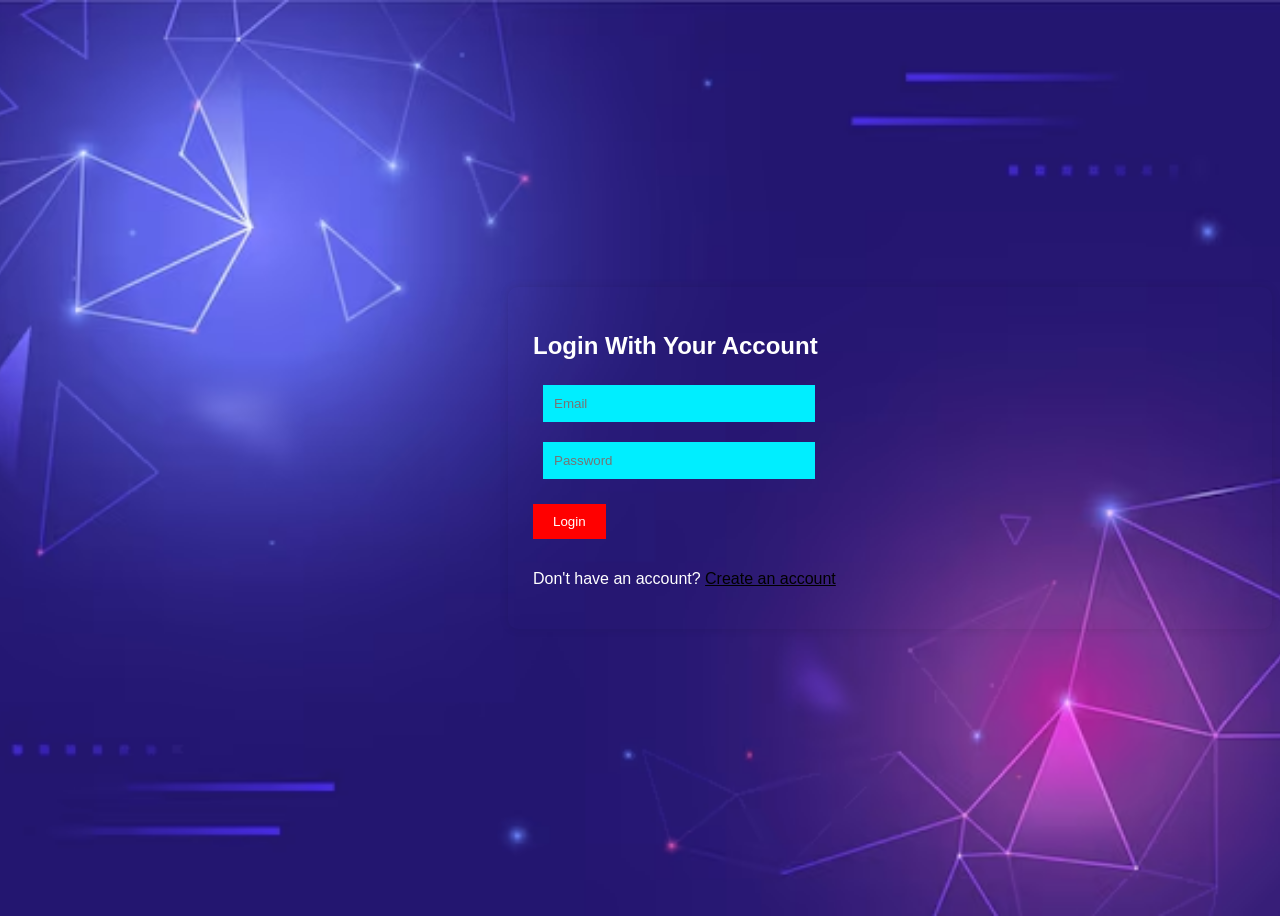
<file: index.html>
<!DOCTYPE html>
<html>
<head>
<title>Login</title>
<link rel="stylesheet" href="style.css">
</head>

<body style="background-image:url('images/login\ -page.avif');height:100vh;display:flex;justify-content:center;align-items:center;background-repeat:no-repeat;background-position:center;background-size:cover;">

<div class="box">

<h2 style="color:white;">Login With Your Account</h2>

<input type="email" id="email" placeholder="Email"><br>
<input type="password" id="password" placeholder="Password"><br>

<button onclick="login()">Login</button>

<p>
Don't have an account?
<a href="register.html">Create an account</a>
</p>

</div>

<script src="script.js"></script>

</body>
</html>
</file>
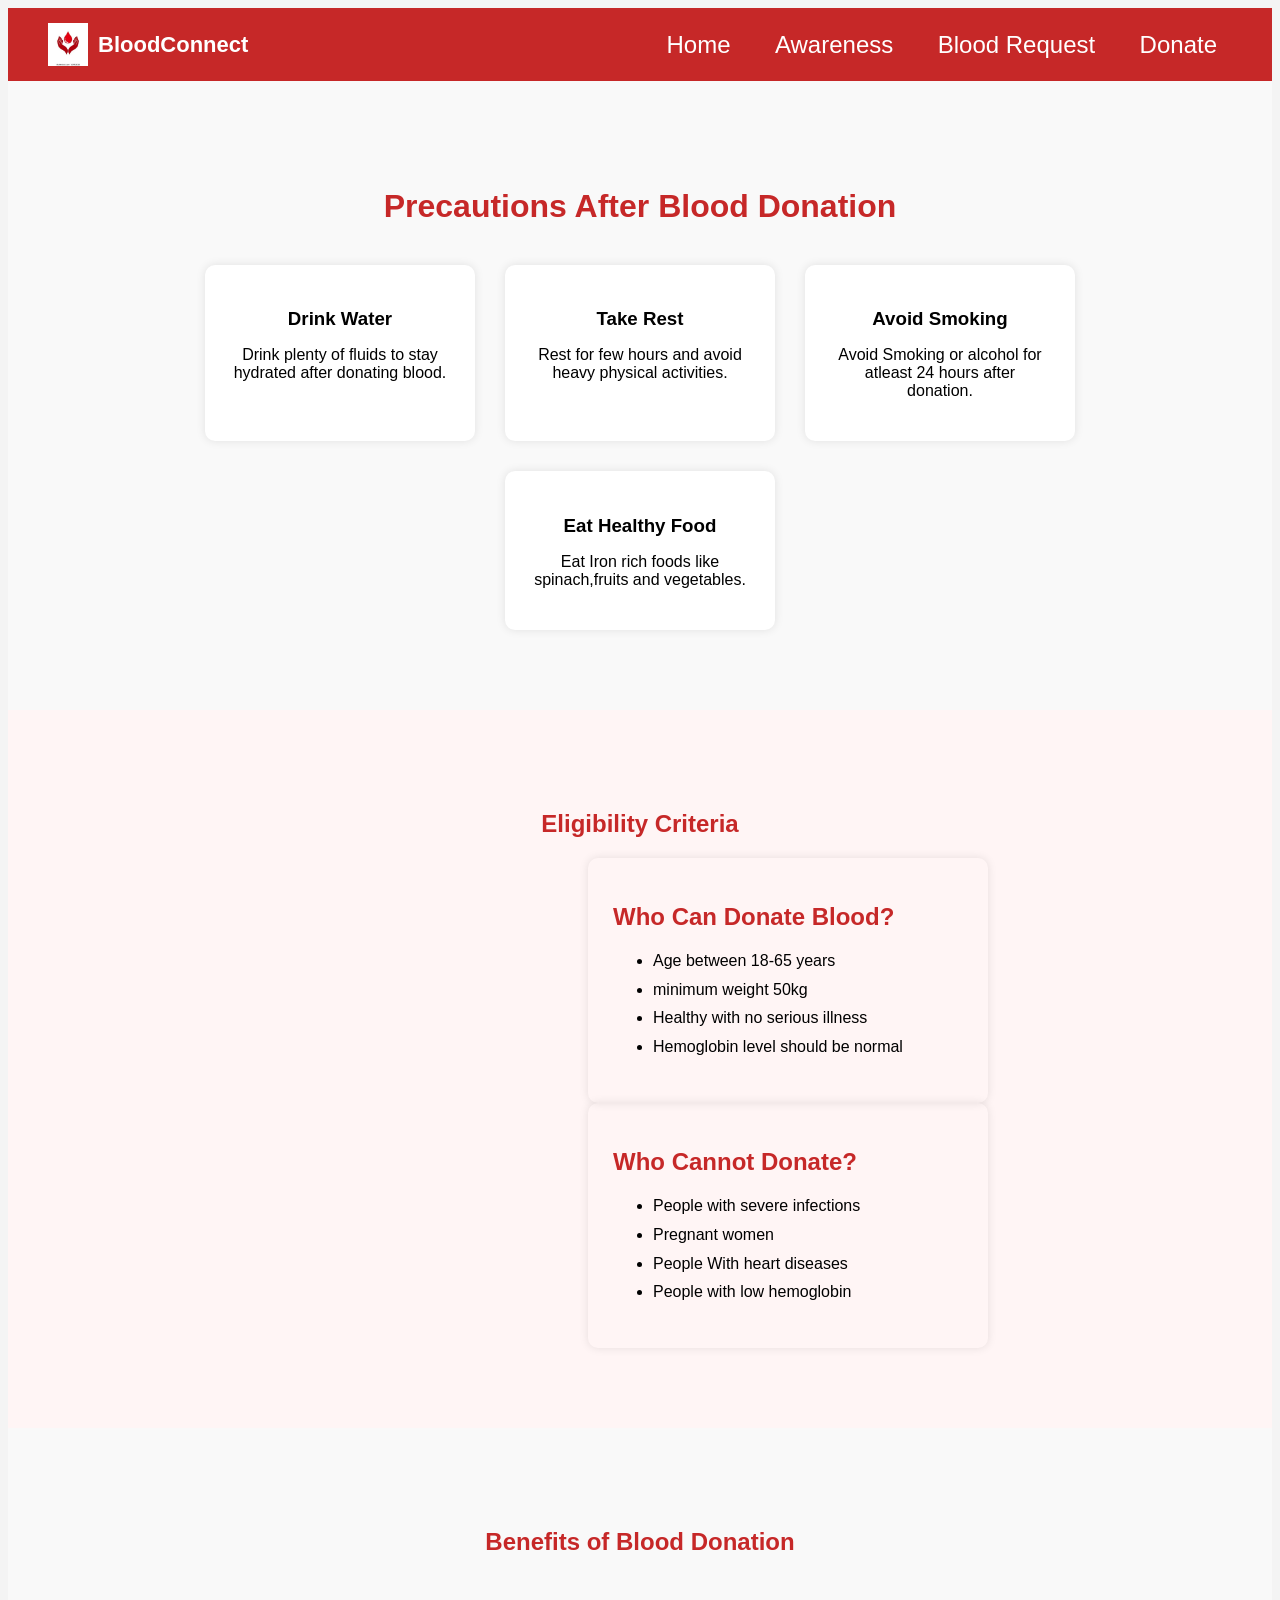
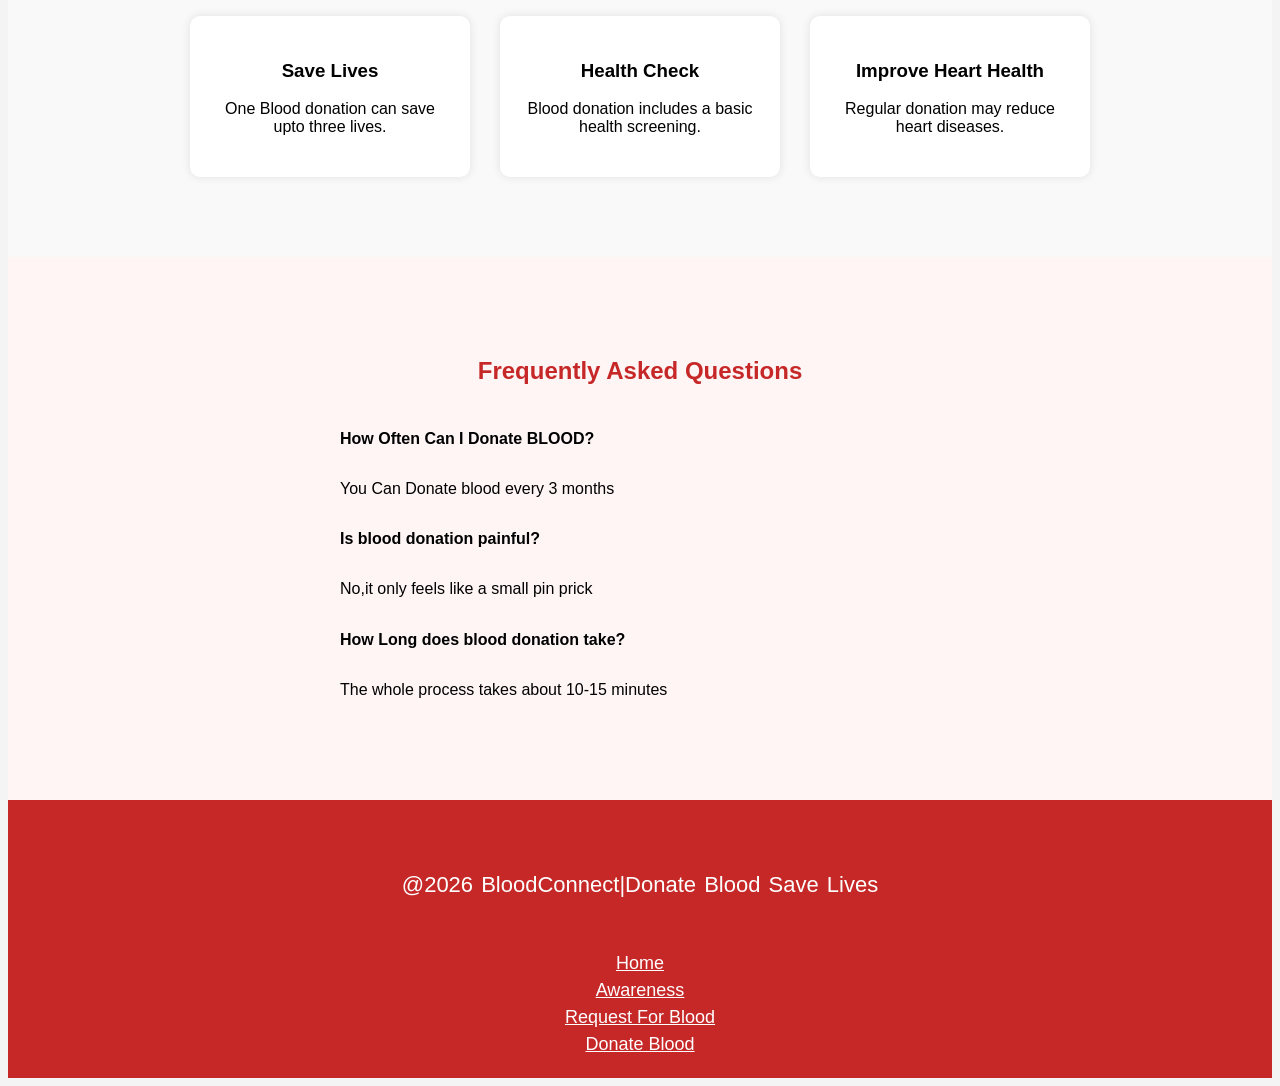
<file: awareness.html>
<!DOCTYPE html>
<html lang="en">

<head>
    <meta charset="UTF-8">
    <meta name="viewport" content="width=device-width, initial-scale=1.0">
    <title>Document</title>
    <link rel="stylesheet" href="style.css">
</head>

<body>
    <nav class="navbar">
        <div class="logo">
            <img src="images/blood logo.webp" width="40">
            <span>BloodConnect</span>
        </div>
        <div class="menu">
            <a href="home.html">Home</a>
            <a href="awareness.html">Awareness</a>
            <a href="request.html">Blood Request</a>
            <a href="donate.html">Donate</a>
        </div>

    </nav>

    <section class="precautions">
        <h2>Precautions After Blood Donation</h2>

        <div class="previous-cards">
            <div class="p-card">
                <h3>Drink Water</h3>
                <p>Drink plenty of fluids to stay hydrated after donating blood.</p>
            </div>

            <div class="p-card">
                <h3>Take Rest</h3>
                <p>Rest for few hours and avoid heavy physical activities.</p>
            </div>

            <div class="p-card">
                <h3>Avoid Smoking</h3>
                <p>Avoid Smoking or alcohol for atleast 24 hours after donation.</p>
            </div>


            <div class="p-card">
                <h3>Eat Healthy Food</h3>
                <p>Eat Iron rich foods like spinach,fruits and vegetables.</p>
            </div>

        </div>
    </section>

    <section class="eligibility">
        <h1>Eligibility Criteria</h1>
        <div class="eligibility-box">
            <div class="box">
                <h2>Who Can Donate Blood?</h2>
                <ul>
                    <li>Age between 18-65 years</li>
                    <li>minimum weight 50kg</li>
                    <li>Healthy with no serious illness</li>
                    <li>Hemoglobin level should be normal</li>
                </ul>
            </div>
            <div class="box">
                <h2>Who Cannot Donate?</h2>
                <ul>
                    <li>People with severe infections</li>
                    <li>Pregnant women</li>
                    <li>People With heart diseases</li>
                    <li>People with low hemoglobin</li>
                </ul>
            </div>
        </div>
    </section>

    <section class="benefits">
        <h1>Benefits of Blood Donation</h1>
        <div class="benefit-cards">
            <div class="b-card">
                <h3>Save Lives</h3>
                <p>One Blood donation can save upto three lives.</p>
            </div>

            <div class="b-card">
                <h3>Health Check</h3>
                <p>Blood donation includes a basic health screening.</p>
            </div>

            <div class="b-card">
                <h3>Improve Heart Health</h3>
                <p>Regular donation may reduce heart diseases.</p>
            </div>

        </div>
    </section>

    <section class="faq">
        <h1>Frequently Asked Questions</h1>
        <div class="faq-box">
            <h4>How Often Can I Donate BLOOD?</h4>
            <P>You Can Donate blood every 3 months</P>

            <h4>Is blood donation painful?</h4>
            <P>No,it only feels like a small pin prick</P>

            <h4>How Long does blood donation take?</h4>
            <P>The whole process takes about 10-15 minutes</P>

        </div>
    </section>

    <footer class="footer">
        <p>@2026 BloodConnect|Donate Blood Save Lives</p>
        <a href="home.html">Home</a><br>
        <a href="awareness.html">Awareness</a><br>
        <a href="request.html">Request For Blood</a><br>
        <a href="donate.html">Donate Blood</a>
    </footer>

    <script src="script.js"></script>
</body>

</html>
</file>
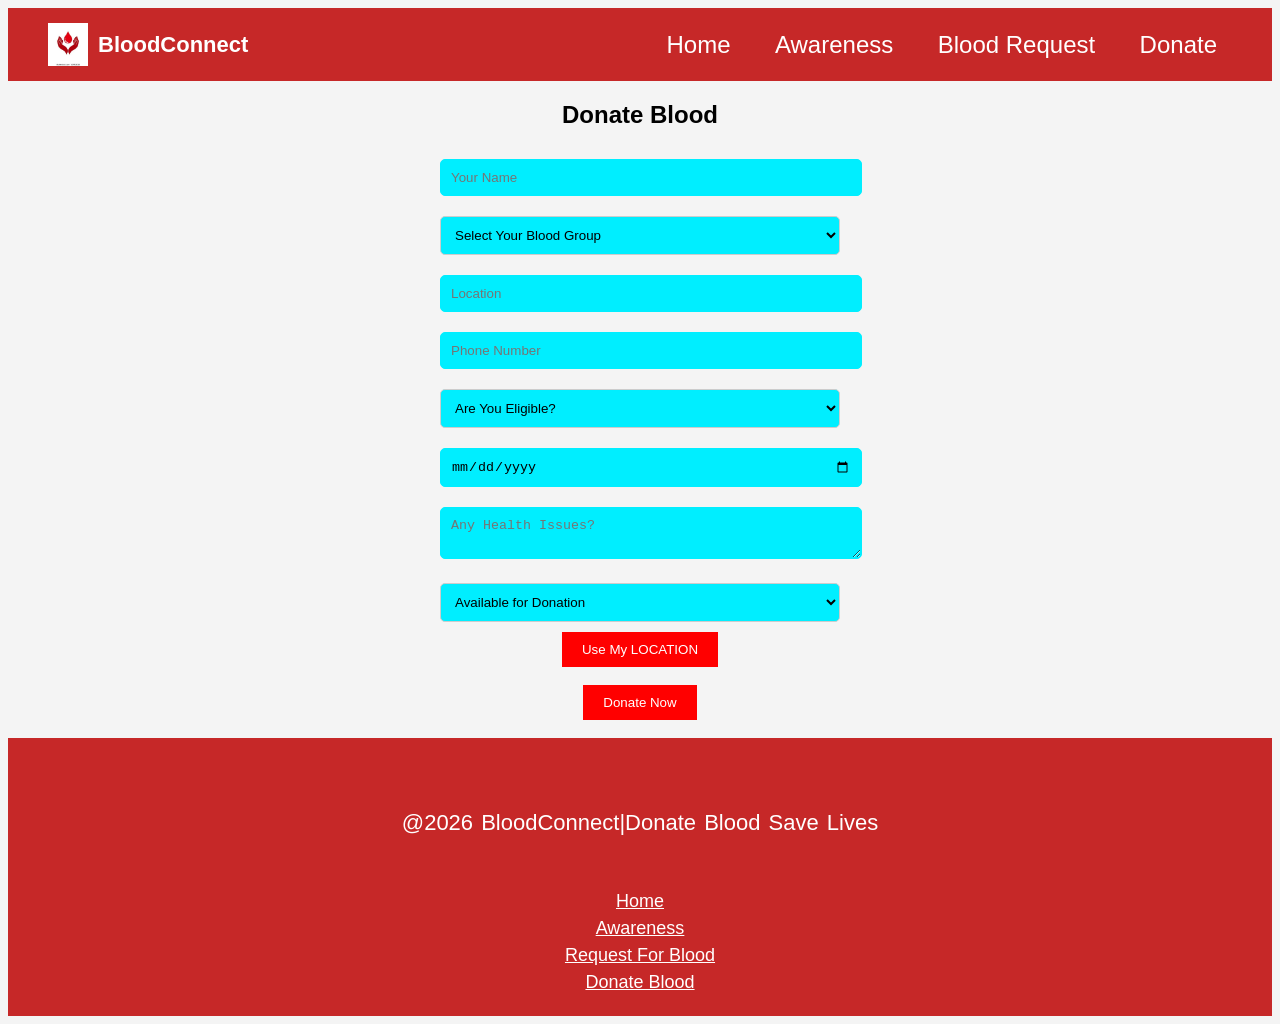
<file: donate.html>
<!DOCTYPE html>
<html>
<head>
<title>Donate</title>
<link rel="stylesheet" href="style.css">
</head>

<body>

<nav class="navbar">
        <div class="logo">
            <img src="images/blood logo.webp" width="40">
            <span>BloodConnect</span>
        </div>
        <div class="menu">
            <a href="home.html">Home</a>
            <a href="awareness.html">Awareness</a>
            <a href="request.html">Blood Request</a>
            <a href="donate.html">Donate</a>
        </div>

    </nav>
    
<h2>Donate Blood</h2>
<div class="donate-form">
<input type="text" placeholder="Your Name" required><br>
<select required>
    <option>Select Your Blood Group</option>
    <option>A+</option>
    <option>B+</option>
    <option>AB+</option>
    <option>O+</option>
</select><br>

<input type="text" placeholder="Location"><br>
<input type="text" placeholder="Phone Number"><br>


<select>
    <option>Are You Eligible?</option>
    <option>Yes</option>
    <option>No</option>
</select><br>

<input type="date" placeholder="Last Donation Date"><br>
<textarea placeholder="Any Health Issues?"></textarea><br>

<select>
    <option>Available for Donation</option>
    <option>Yes</option>
    <option>No</option>
</select><br>

<button type="button" onclick="getLocation()">Use My LOCATION</button><br><br>

<button  type="button" onclick="handleDonate()">Donate Now</button><br><br>

</div>
 <footer class="footer">
        <p>@2026 BloodConnect|Donate Blood Save Lives</p>
        <a href="home.html">Home</a><br>
        <a href="awareness.html">Awareness</a><br>
        <a href="request.html">Request For Blood</a><br>
        <a href="donate.html">Donate Blood</a>
    </footer>


<script src="script.js"></script>

</body>
</html>
</file>
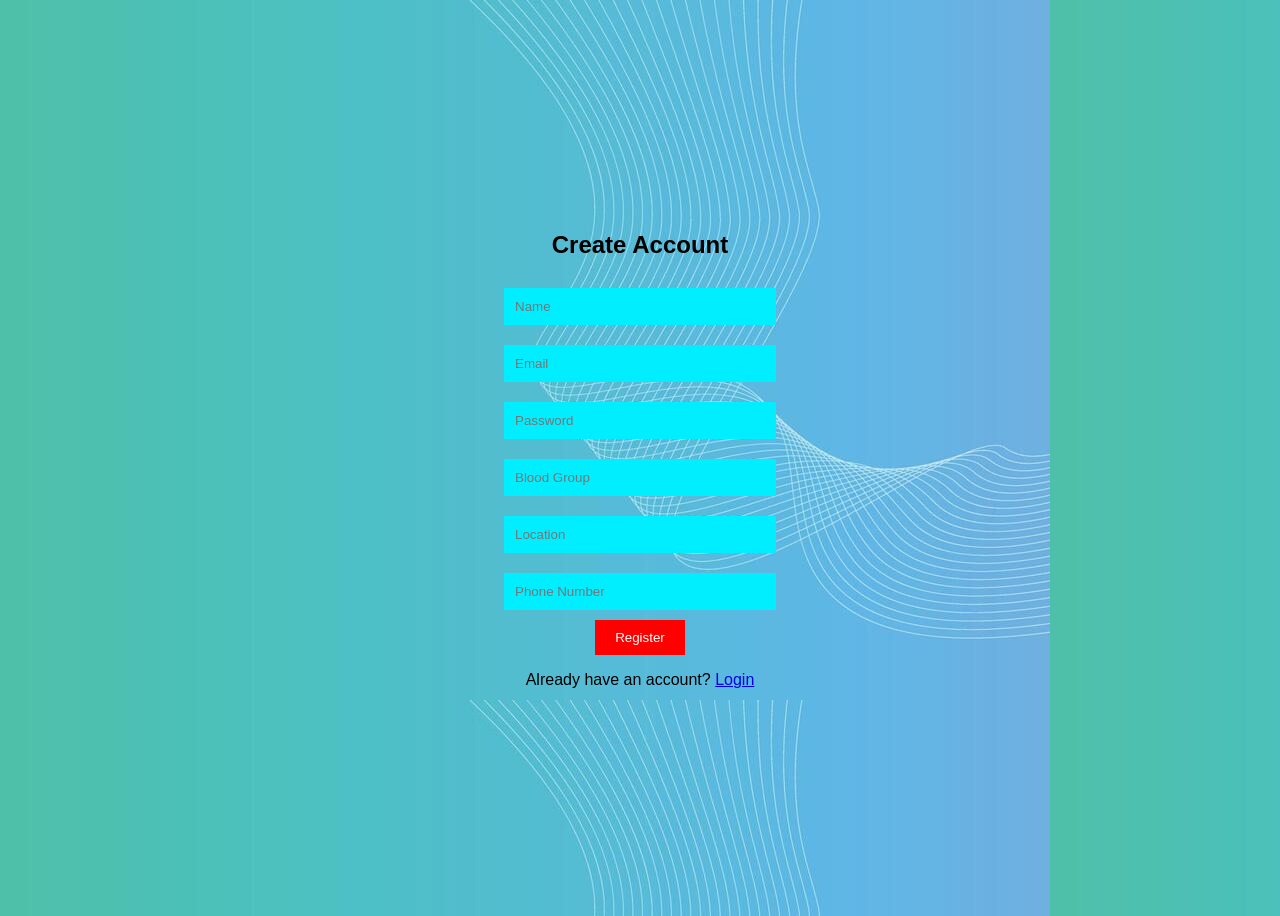
<file: register.html>
<!DOCTYPE html>
<html>
<head>
<title>Register</title>
<link rel="stylesheet" href="style.css">
</head>

<body style="background-image:url(images/registration.jpg);height:100vh;display:flex;justify-content:center;align-items:center;">

<div class="box-1">

<h2>Create Account</h2>

<input type="text" id="name" placeholder="Name"><br>
<input type="email" id="regEmail" placeholder="Email"><br>
<input type="password" id="regPassword" placeholder="Password"><br>

<input type="text" id="blood" placeholder="Blood Group"><br>
<input type="text" id="location" placeholder="Location"><br>
<input type="text" id="phone" placeholder="Phone Number"><br>

<button onclick="register()">Register</button>

<p>
Already have an account?
<a href="index.html">Login</a>
</p>

</div>

<script src="script.js"></script>

</body>
</html>
</file>
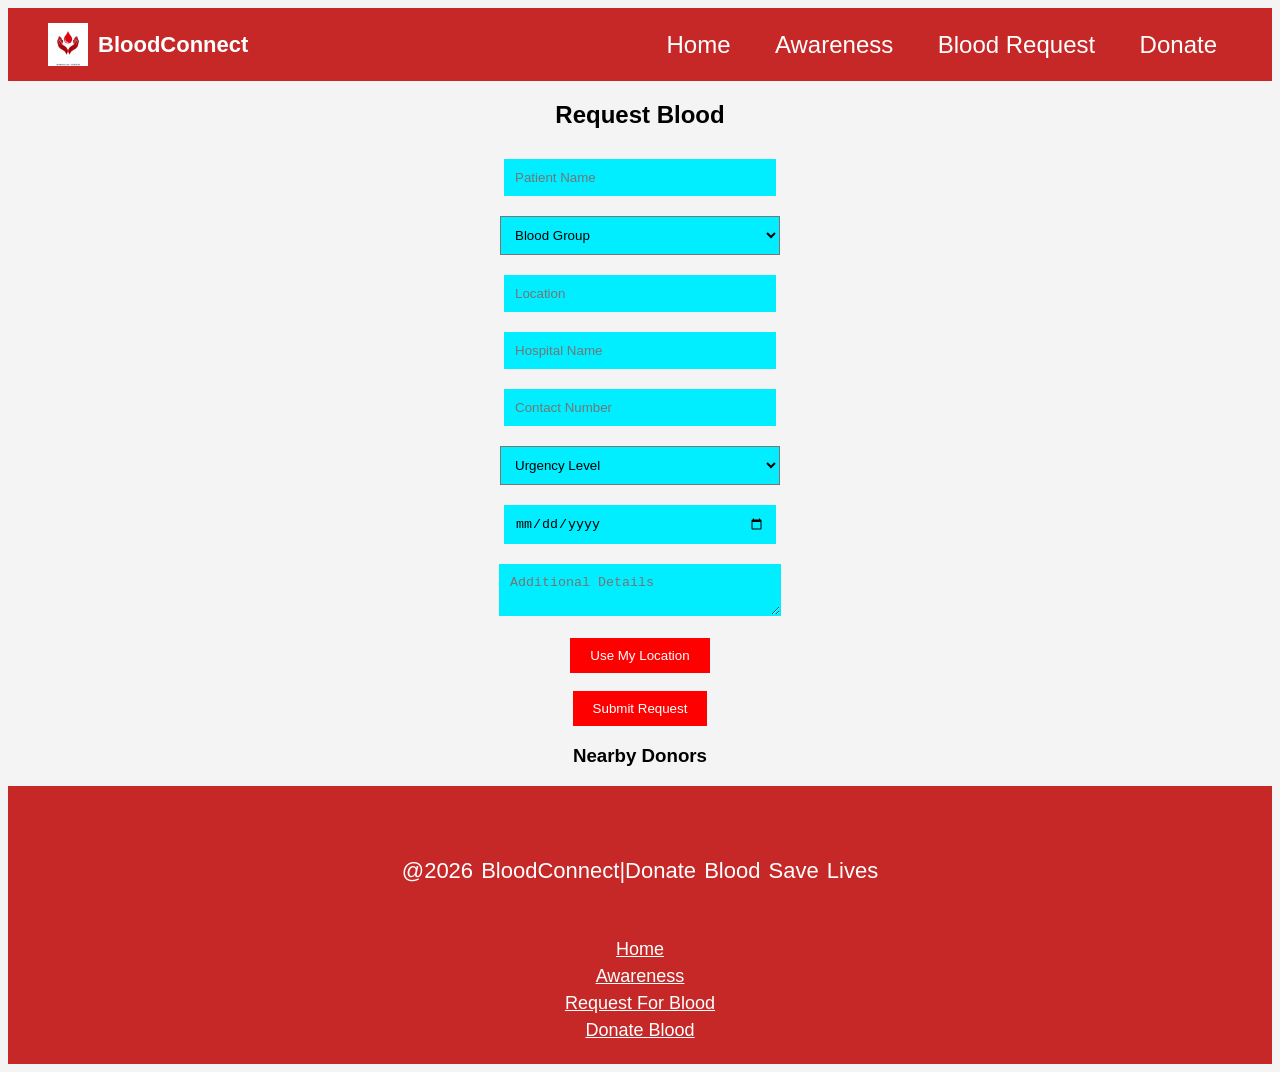
<file: request.html>
<!DOCTYPE html>
<html>

<head>
    <title>Blood Request</title>
    <link rel="stylesheet" href="style.css">
</head>

<body>

    <nav class="navbar">
        <div class="logo">
            <img src="images/blood logo.webp" width="40">
            <span>BloodConnect</span>
        </div>
        <div class="menu">
            <a href="home.html">Home</a>
            <a href="awareness.html">Awareness</a>
            <a href="request.html">Blood Request</a>
            <a href="donate.html">Donate</a>
        </div>

    </nav>

    <h2>Request Blood</h2>
    <div class="request-form">
        <input type="text" id="patient" placeholder="Patient Name"><br>
        <select id="blood group" required>
            <option value="">Blood Group</option>
            <option>A+</option>
            <option>O+</option>
            <option>AB+</option>
          <option>B+</option>

        </select><br>
        <input type="text" id="location" placeholder="Location" required><br>
        <input type="text" id="hospital" placeholder="Hospital Name" required><br>
        <input type="text" id="phone" placeholder="Contact Number" required><br>

        <select>
            <option>Urgency Level</option>
            <option>Normal</option>
            <option>Urgent</option>
            <option>Critical</option>
        </select><br>

        <input type="date"><br>

        <textarea placeholder="Additional Details"></textarea><br><br>

        <button onclick="getLocation()">Use My Location</button><br><br>
        <button type="button" onclick="submitRequest();showDonors()">Submit Request</button>
    </div>
    <h3>Nearby Donors</h3>

    <div id="donorList">
       
    </div>

    <footer class="footer">
        <p>@2026 BloodConnect|Donate Blood Save Lives</p>
        <a href="home.html">Home</a><br>
        <a href="awareness.html">Awareness</a><br>
        <a href="request.html">Request For Blood</a><br>
        <a href="donate.html">Donate Blood</a>
    </footer>



    <script src="script.js"></script>

</body>

</html>
</file>
<file: style.css>
body {
    font-family: Arial;
    text-align: center;
    background: #f4f4f4;
}

.box-2 {
    margin: 0;
    font-family: arial;
    background: #f4f4f4;
}

.box {
    color: white;
}

.box p a {
    color: black;
}
.box button{
   
    margin:15px auto;
    border:none;
    cursor:pointer;
    
}
.box button:hover{
    background:blue;
}


.box-1 {
    color: black;
}
.box-1 button:hover{
    color:#c62828;
}


nav {
    background: #c62828;
    padding: 15px;
    text-align: center;
}

nav a {
    color: white;
    margin: 15px;
    text-decoration: none;
    font-weight: bold;
    font-size: 18px;
}

.main {
    display: flex;
    align-items: center;
    justify-content: center;
    gap: 50px;
    padding: 50px;
}

.image img {
    width: 600px;
}

.content {
    max-width: 500px;
}

.content h1 {
    color: #c62828;
}

ul {
    line-height: 1.8;
}


input {
    padding: 10px;
    margin: 10px;
    width: 250px;
    background:#0ef;
    color:black;
}

select {
    padding: 10px;
    margin: 10px;
    width: 280px;
    background:#0ef;
    
}

button {
    padding: 10px 20px;
    background: red;
    color: white;
    border: none;
    cursor: pointer;
}

.navbar {
    display: flex;
    justify-content: space-between;
    align-items: center;
    background: #c62828;
    padding: 15px 40px;
}

.logo {
    color: white;
    font-size: 22px;
    font-weight: bold;
    display: flex;
    align-items: center;
    gap: 10px;
}

.menu a {
    color: white;
    text-decoration: none;
    margin-left: 25px;
    font-size: 24px;
    font-weight: 500;
}

.menu a:hover {
    text-decoration: underline;
    color: #0ef;
}

.hero {
    display: flex;
    align-items: center;
    justify-content: space-between;
    padding: 80px;
    background: #f9f9f9;
}

.hero-left {
    max-width: 500px;
}

.hero-left h1 {
    font-size: 45px;
    color: #c62828;
    margin-bottom: 20px;
}

.hero-left p {
    font-size: 18px;
    margin-bottom: 25px;
    color: #555;
}

.hero-left button {
    padding: 12px 25px;
    border: none;
    border-radius: 5px;
    cursor: pointer;
    font-size: 16px;
    margin-right: 10px;
}

.btn1 {
    background: #c62828;
    color: white;
}

.btn2 {
    background: #e53935;
    color: white;
}

.hero-right img {
    width: 420px;
}

.about {
    display: flex;
    align-items: center;
    justify-content: center;
    gap: 60px;
    padding: 80px;
    background: #fff5f5;
}

.about-image img {
    width: 500px;
}

.about-text {
    max-width: 500px;
}

.about-text h2 {
    font-size: 35px;
    color: #c62828;
    margin-bottom: 20px;
    text-decoration: underline;
}

.about-text p {
    font-size: 18px;
    line-height: 1.6;
    color: #555;
}

.stats {

    justify-content: center;
    gap: 40px;
    padding: 60px;
    background: #fff5f5;
}

.stats h1 {
    color: #c62828;
    text-decoration: underline;
}

.card {
    display: inline-block;
    background: white;
    padding: 30px;
    gap: 30px;
    text-align: left;
    border-radius: 10px;
    box-shadow: 0 0 10px rgba(0, 0, 0, 0.1);
}

.card h2 {
    color: #c62828;
    font-size: 35px;
}

.process {
    text-align: center;
    padding: 80px;
    background: #f9f9f9;
}

.process h2 {
    font-size: 35px;
    color: #c62828;
    margin-bottom: 40px;
}

.steps {
    display: flex;
    justify-content: center;
    gap: 40px;
}

.step {
    background: #c62828;
    color: white;
    padding: 30px;
    border-radius: 10px;
    width: 250px;
    box-shadow: 0 0 10px rgba(0, 0, 0, 0.1);
}

.testinomials {
    padding: 80px;
    background: #fff5f5;
    text-align: center;
}

.reviews {
    display: flex;
    justify-content: center;
    gap: 30px;
    margin-top: 40px;
}

.review {
    background: white;
    padding: 25px;
    width: 250px;
    border-radius: 10px;
    box-shadow: 0 0 10px rgba(0, 0, 0, 0.1);
}

.contact {
    display: grid;
    grid-template-columns: repeat(2, 1fr);
    justify-content: space-between;
    align-items: center;
    gap: 1rem;
    padding: 40px 20px;


}


.precautions {
    padding: 80px;
    background: #f9f9f9;
    text-align: center;
}

.precautions h2 {
    color: #c62828;
    margin-bottom: 40px;
    font-size: 32px;
}

.previous-cards {
    display: flex;
    justify-content: center;
    gap: 30px;
    flex-wrap: wrap;

}

.p-card {
    background: white;
    padding: 25px;
    width: 220px;
    border-radius: 10px;
    box-shadow: 0 0 10px rgba(0, 0, 0, 0.1);
}

.p-card:hover {
    background: #c62828;
    color: white;
}

.p-card h3:hover {
    color: white;
}

.p-card h3 {
    color: #000;
    margin-bottom: 10px;

}

.eligibility {
    padding: 80px;
    text-align: center;
    background: #fff5f5;
}

.eligibility h1 {
    color: #c62828;
    margin-bottom: 20px;
}

.eligibility h1:hover {
    color: blue;
}

.eligibilty-box {
    display: flex;
    justify-content: center;
    align-items: center;
    gap: 30px;
    flex-wrap: wrap;
    max-width: 900px;
    margin: 30px auto;

}

.box {
    flex: 1;
    width: 350px !important;
    border-radius: 10px;
    padding: 25px;
    text-align: left;
    box-shadow: 0 0 10px rgba(0, 0, 0, 0.1);
    margin-left: 500px;
}

.box h2 {
    color: #c62828;
    margin-bottom: 15px;
}

.box ul {
    line-height: 1.8;
    color: black;
}

.benefits {
    padding: 80px;
    text-align: center;
    background: #f9f9f9;
}

.benefit-cards {
    display: flex;
    justify-content: center;
    gap: 30px;
}

.b-card {
    background: white;
    padding: 25px;
    width: 230px;
    border-radius: 10px;
    margin-top: 40px;
    box-shadow: 0 0 10px rgba(0, 0, 0, 0.1);
}

.b-card:hover {
    background: #c62828;
    color: white;
}

.faq {
    padding: 80px;
    background: #fff5f5;
    text-align: center;
}

.faq-box {
    max-width: 600px;
    margin: auto;
    text-align: left;
    line-height: 1.8;
    margin-top: 40px;
}

.emergency {
    background: white;
    color: black;
    text-align: center;
    padding: 60px;
}

.emergency button {
    background: #c62828;
    ;
    color: white;
    padding: 12px 25px;
    border: none;
    margin-top: 15px;
    cursor: pointer;
    font-weight: bold;
}

.stat h2 {
    font-size: 40px;
    color: #c62828;
}

.stat {
    text-align: center;

}

.footer {
    text-align: center;
    padding: 20px;
    background: #c62828;
    color: white;
}

.step:hover {
    color: black;
    background: #0ef;
}

.btn1:hover {
    background: #0ef;
    color: black;
}

.btn2:hover {
    background: blue;
    color: white;
}


.btn3:hover {
    background: #0ef;
    color: black;
}

.review:hover {
    background: crimson;
    color: white;
}

.contact-text h1:hover {
    color: blue;
}

.logo span:hover {
    color: cyan;
}

.card:hover {
    background: #c62828;
    color: white;
}

.about-text h2:hover {
    color: blue;
}

.stats h1:hover {
    color: blue;
}

.process h2:hover {
    color: blue;
}


.testinomials h1 {
    color: #c62828;
}

.testinomials h1:hover {
    color: blue;
}

.hero-left h1:hover {
    color: blue;
}

.emergency h2 {
    color: #c62828;
}

.emergency h2:hover {
    color: blue;
}

.contact-text h1 {
    margin: 15px 0;
    color: #c62828;
    text-align: center;
    align-items: center;

    font-weight: 600;
    margin-bottom: 80px;
}

.contact-text p {
    color: black;
    font-size: 20px;
    line-height: 25 px;
    margin-bottom: 2rem;
    width: 60%;
}

.contact-form {
    margin-top: 500px;
    margin-bottom: 40px;
}

.contact-form form {
    display: flex;
    flex-direction: column;
    gap: 15px;
    position: relative;
    width: 80%;
    color: black;
}

.contact-form form input,
.contact-form form textarea,
input,
textarea {
    background-color: #0ef !important;
    color: blackj !important;
    border: 1px solid #0ef !important;
}

.contact-form form input,
.contact-form form textarea {
    border: 1px solid #0ef;
    border-radius: 8px;
    outline: none;
    width: 100%;
    padding: 14px;
    background: black;
    backdrop-filter: blur(5px);
    color: white;
    font-size: 16px;
    font-weight: 600;
    margin-bottom: 15px;
    border-radius: 8px;
}

.contact-form form input:placeholder,
.contact-form textarea:placeholder {
    color: black;
}

.contact-form textarea {
    resize: none;
    height: 180px;
}

.contact-form form .send {
    width: 100%;
    display: inline-block;
    padding: 14px 60px;
    background: #fff;
    border-radius: 40px;
    border: none;
    cursor: pointer;
    font-size: 16px;
    color: black;
    letter-spacing: 1px;
    text-decoration: none;
    font-weight: 600;
    opacity: 0;
    animation: slideTop 1s ease forwards;
    animation-delay: 2s;
    box-shadow: 0 0 5px blue,
        0 0 25px;

}

.contact-form form .send:hover {
    box-shadow: 0 0 5px blue,
        0 0 25px blue, 0 0 50px blue,
        0 0 100px blue, 0 0 200px blue;
}

.submit {
    background: #c62828;
    color: white;
    padding: 12px;
    width: 100%;
    border: none;
    border-radius: 5px;
    font-size: 16px;
    cursor: pointer;
    margin-top: 15px;
}

.submit:hover {
    background: #e53935;
}

.sent {
    display: none;
    font-size: 18px;
    font-weight: 600;
    margin-top: 15px;
    text-align: center;
    letter-spacing: 1px;
    color: #c62828;
}

.footer p {
    background: #c62828;
    padding: 30px;
    font-size: 22px;
    color: white;
    word-spacing: 2px;
}

.footer a {
    color: white;
    font-size: 18px;
    line-height: 1.5;
}

.footer a:hover {
    color: black;
}

.footer p:hover {
    color: black;
}

.benefits h1 {
    color: #c62828;
}

.benefits h1:hover {
    color: blue;
}

.precautions h2:hover {
    color: blue;
}

.faq h1 {
    color: #c62828;
}

.faq h1:hover {
    color: blue;
}

textarea {
    width:260px;
    padding: 10px;
    margin-top: 10px;
}

.donate-form{
    width:400px;
    margin:auto;
}
.donate-form input,
.donate-form select,
.donate-form textarea{
    width:100%;
    padding:10px;
    margin:10px 0;
    border-radius:5px;
    border:1px solid #ccc;
}
.donor-list {
    display: flex;
    justify-content: center;
    gap: 20px;
    margin-top: 20px;
    flex-wrap: wrap;
}

@media (max-width:768px){

.eligibility-box{
display:flex;
flex-direction:column;
align-items:center;
}


.previous-cards{
grid-template-columns:1fr;
}

.benefit-cards{
flex-direction:column;
align-items:center;
}

}

@media (max-width: 768px){


.navbar{
flex-direction:column;
align-items:center;
gap:10px;
}

.menu{
display:flex;
flex-wrap:wrap;
justify-content:Center;
margin-top:10px;
}
.menu a{
    margin:5px;
}
}
@media(max-width:768px){
h2{
text-align:center;
font-size:22px;
margin-top:20px;
}


.request-form{
width:90%;
margin:20px auto;
padding:15px;
}


.request-form input,
.request-form select,
.request-form textarea{
width:100%;
font-size:14px;
}


.request-form button{
width:100%;
font-size:14px;
}


#donorList{
display:flex;
flex-direction:column;
align-items:center;
gap:15px;
}


.donor-card{
width:90%;
padding:15px;
}


.footer{
text-align:center;
}

.footer a{
display:block;
margin:5px 0;
}

}

@media (max-width:768px){

h2{
text-align:center;
font-size:22px;
margin-top:20px;
}


.donate-form{
width:90%;
padding:15px;
}


.donate-form input,
.donate-form select,
.donate-form textarea{
font-size:14px;
}


.donate-form button{
font-size:14px;
}


.footer{
text-align:center;
}

.footer a{
display:block;
margin:5px 0;
}

}

@media (max-width:768px){


.hero{
flex-direction:column;
text-align:center;
padding:30px 15px;
}

.hero-left{
max-width:100%;
}

.hero-left h1{
font-size:26px;
}

.hero-right img{
width:90%;
margin-top:20px;
}


.emergency{
padding:30px 15px;
}


.about{
flex-direction:column;
text-align:center;
padding:30px 15px;
}

.about-image img{
width:90%;
}


.stats{
display:flex;
flex-direction:column;
align-items:center;
gap:20px;
padding:30px 15px;
}


.steps{
flex-direction:column;
align-items:Center;
gap:20px;
}


.reviews{
flex-direction:column;
align-items:Center;
gap:20px;
}


.contact{
flex-direction:column;
text-align:center;
padding:30px 15px;
}

.contact-form{
width:90%;
margin:auto;
}


.footer{
text-align:center;
}

.footer a{
display:block;
margin:5px 0;
}

}

@media (max-width:480px){

.hero-left h1{
font-size:22px;
}

.hero-left p{
font-size:14px;
}

.contact-text p{
font-size:14px;
}

}

@media (max-width:768px){

.eligibility-box{
 display:flex;
flex-direction:column;
align-items:center;
}

.box{
    width:90%;
    margin-bottom:20px;
}

.benefit-cards{
flex-direction:column;
align-items:center;
}


.previous-cards{
grid-template-columns:1fr;
}


.faq-box{
padding:0 10px;
}


.footer{
text-align:center;
}

.footer a{
display:block;
margin:5px 0;
}

}

@media (max-width:480px){

.box{
padding:20px;
}

.box h2{
font-size:20px;
}

}

@media (max-width:480px){

.box-1{
padding:20px;
}

.box-1 h2{
font-size:20px;
}

}
</file>
